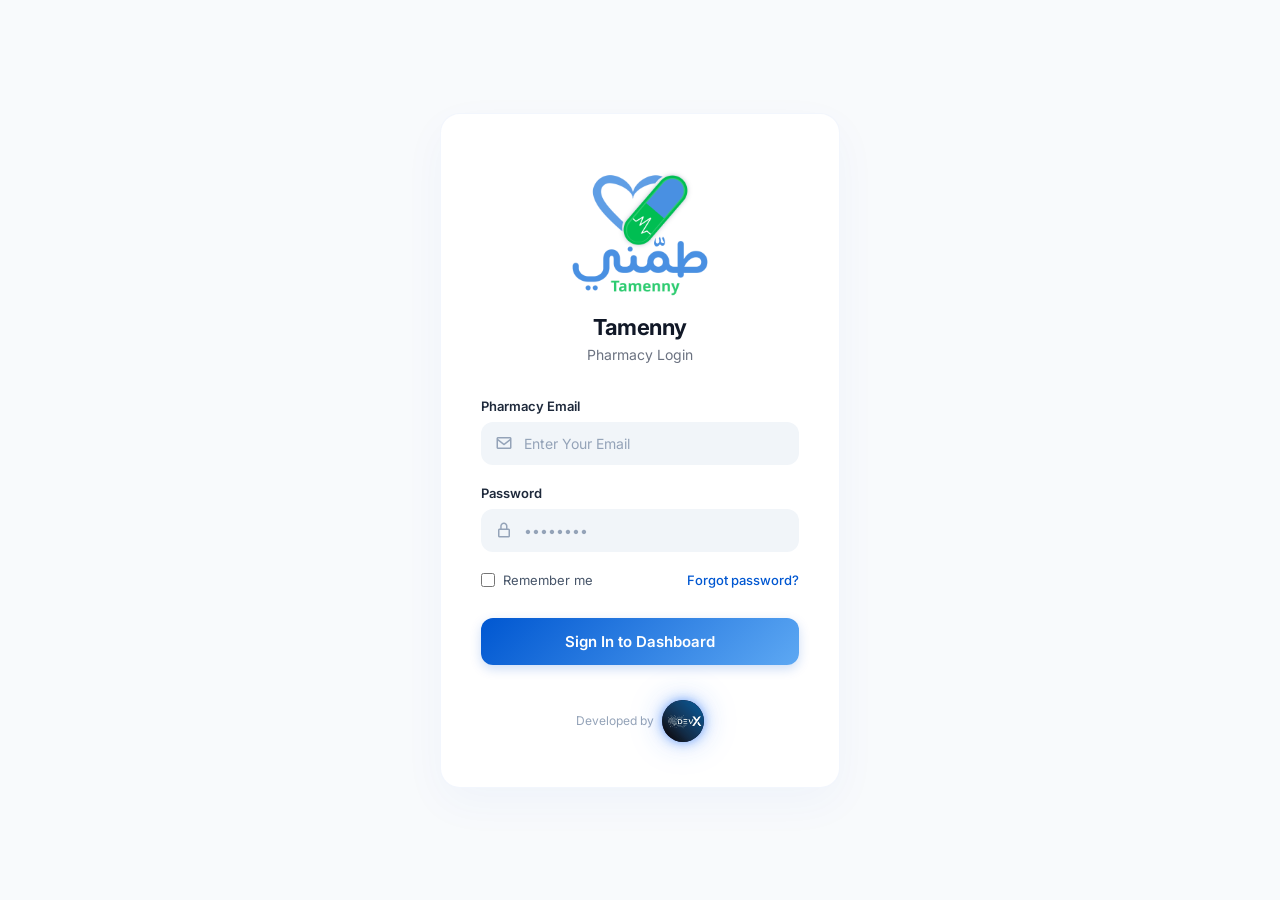
<file: login.html>
<!DOCTYPE html>
<html lang="en">

<head>
    <meta charset="UTF-8">
    <meta name="viewport" content="width=device-width, initial-scale=1.0">
    <title>Pharmacies Login - Tamenny</title>
    <!-- Google Fonts -->
    <link rel="preconnect" href="https://fonts.googleapis.com">
    <link rel="preconnect" href="https://fonts.gstatic.com" crossorigin>
    <link href="https://fonts.googleapis.com/css2?family=Inter:wght@300;400;500;600;700&display=swap" rel="stylesheet">
    <!-- Boxicons -->
    <link href='https://unpkg.com/boxicons@2.1.4/css/boxicons.min.css' rel='stylesheet'>
    <!-- Login Specific CSS -->
    <link rel="stylesheet" href="css/login.css">
</head>

<body class="login-body">
    <div class="login-container">
        <div class="login-card">
            <!-- Logo Icon -->
            <div class="login-logo-icon">
                <img src="WhatsApp%20Image%202026-04-24%20at%204.15.34%20PM.jpeg" alt="Pharma Care Logo">
            </div>

            <!-- Header Text -->
            <h2 class="login-title">Tamenny</h2>
            <p class="login-subtitle">Pharmacy Login</p>

            <!-- Login Form -->
            <form id="login-form" class="login-form" onsubmit="handleLogin(event)">
                <div class="input-group">
                    <label>Pharmacy Email</label>
                    <div class="input-wrapper">
                        <i class='bx bx-envelope'></i>
                        <input type="email" id="login-email" placeholder="Enter Your Email" required>
                    </div>
                </div>

                <div class="input-group">
                    <label>Password</label>
                    <div class="input-wrapper">
                        <i class='bx bx-lock-alt'></i>
                        <input type="password" id="login-password" placeholder="••••••••" required>
                    </div>
                </div>

                <div class="login-options">
                    <label class="remember-me">
                        <input type="checkbox">
                        <span>Remember me</span>
                    </label>
                    <a href="#" class="forgot-password">Forgot password?</a>
                </div>

                <button type="submit" class="btn-login">Sign In to Dashboard</button>
            </form>

            <div class="login-footer">
                <span>Developed by</span>
                <a href="https://devsmartx.com" target="_blank" rel="noopener" class="devx-link">
                    <img src="devx_logo.jpeg" alt="DevX" class="devx-logo">
                </a>
            </div>
        </div>
    </div>

    <!-- API Config (must be first) -->
    <script src="js/api/config.js"></script>
    <!-- Auth API Helper -->
    <script src="js/api/auth.js"></script>
    <script>
        // Firebase Identity Toolkit REST API (no SDK needed)
        const FIREBASE_API_KEY = 'AIzaSyCXMY-UDoD36xHZEpBUxstflXHzkA2EAe8';
        const FIREBASE_LOGIN_URL = `https://identitytoolkit.googleapis.com/v1/accounts:signInWithPassword?key=${FIREBASE_API_KEY}`;

        async function handleLogin(event) {
            event.preventDefault();
            const email = document.getElementById('login-email').value;
            const password = document.getElementById('login-password').value;
            const btn = event.target.querySelector('button');

            btn.disabled = true;
            btn.textContent = 'Signing in...';

            try {
                // Step 1: Authenticate with Firebase via REST API
                const firebaseRes = await fetch(FIREBASE_LOGIN_URL, {
                    method: 'POST',
                    headers: { 'Content-Type': 'application/json' },
                    body: JSON.stringify({ email, password, returnSecureToken: true })
                });

                const firebaseData = await firebaseRes.json();

                if (!firebaseRes.ok) {
                    const msg = firebaseData?.error?.message || 'Authentication failed';
                    throw new Error(msg);
                }

                const token = firebaseData.idToken;
                if (!token) throw new Error('No token received from Firebase.');

                // Step 2: Sync with Backend
                const syncResult = await apiSyncUser(token, {
                    email: firebaseData.email,
                    name: firebaseData.displayName || 'Pharmacist',
                    displayName: firebaseData.displayName || 'Pharmacist',
                    phoneNumber: ''
                });

                if (syncResult.success) {
                    // Step 3: Store token & redirect
                    localStorage.setItem('firebase_token', token);
                    localStorage.setItem('user_info', JSON.stringify(syncResult.data));
                    window.location.href = 'index.html';
                } else {
                    const errMsg = syncResult.error || syncResult.message || 'Unknown backend error';
                    alert('Backend Sync Failed: ' + errMsg);
                }

            } catch (error) {
                console.error('Login Error:', error);

                let friendlyMsg = 'Login failed. Please check your credentials.';
                if (error.message.includes('EMAIL_NOT_FOUND') || error.message.includes('INVALID_LOGIN_CREDENTIALS')) {
                    friendlyMsg = 'Email not found or invalid credentials.';
                } else if (error.message.includes('INVALID_PASSWORD')) {
                    friendlyMsg = 'Incorrect password.';
                } else if (error.message.includes('USER_DISABLED')) {
                    friendlyMsg = 'This account has been disabled.';
                } else if (error.message.includes('TOO_MANY_ATTEMPTS_TRY_LATER')) {
                    friendlyMsg = 'Too many failed attempts. Please try again later.';
                }

                alert(friendlyMsg);
            } finally {
                btn.disabled = false;
                btn.textContent = 'Sign In to Dashboard';
            }
        }
    </script>
</body>

</html>
</file>
<file: css/login.css>
/* ==========================================================================
   Login Page Styles
   Pharma Care - Pharmacy Login
   ========================================================================== */
* {
    margin: 0;
    padding: 0;
    box-sizing: border-box;
    font-family: 'Inter', sans-serif;
}

body.login-body {
    background-color: #F8FAFC;
    display: flex;
    align-items: center;
    justify-content: center;
    min-height: 100vh;
}

.login-container {
    width: 100%;
    max-width: 440px;
    padding: 20px;
}

.login-card {
    background: #FFFFFF;
    border-radius: 20px;
    padding: 45px 40px;
    box-shadow: 0 15px 45px rgba(0, 87, 209, 0.04);
    text-align: center;
    border: 1px solid rgba(0, 87, 209, 0.05);
}

.login-logo-icon {
    width: 140px;
    height: auto;
    background: transparent;
    border-radius: 15px;
    display: flex;
    align-items: center;
    justify-content: center;
    margin: 0 auto 15px auto;
    overflow: hidden;
}

.login-logo-icon img {
    width: 100%;
    height: 100%;
    object-fit: contain;
}

.login-logo-icon i {
    font-size: 32px;
    color: #FFFFFF;
}

.login-title {
    font-size: 22px;
    font-weight: 700;
    color: #111827;
    margin-bottom: 6px;
    letter-spacing: -0.5px;
}

.login-subtitle {
    font-size: 14px;
    color: #6B7280;
    margin-bottom: 35px;
}

.login-form {
    text-align: left;
}

.input-group {
    margin-bottom: 20px;
}

.input-group label {
    display: block;
    font-size: 13px;
    font-weight: 600;
    color: #1E293B;
    margin-bottom: 8px;
}

.input-wrapper {
    position: relative;
    display: flex;
    align-items: center;
}

.input-wrapper i {
    position: absolute;
    left: 14px;
    color: #94A3B8;
    font-size: 18px;
}

.input-wrapper input {
    width: 100%;
    padding: 12px 14px 12px 42px;
    border: 1px solid transparent;
    border-radius: 12px;
    font-size: 14px;
    color: #0F172A;
    background: #F1F5F9;
    transition: all 0.2s;
    outline: none;
}

.input-wrapper input:focus {
    background: #FFFFFF;
    border: 1px solid #0057d1;
    box-shadow: 0 0 0 3px rgba(0, 87, 209, 0.1);
}

.input-wrapper input::placeholder {
    color: #94A3B8;
}

.login-options {
    display: flex;
    justify-content: space-between;
    align-items: center;
    margin-bottom: 30px;
}

.remember-me {
    display: flex;
    align-items: center;
    gap: 8px;
    font-size: 13px;
    color: #475569;
    cursor: pointer;
}

.remember-me input {
    width: 14px;
    height: 14px;
    border-radius: 4px;
    border: 1px solid #CBD5E1;
    accent-color: #0057d1;
    cursor: pointer;
}

.forgot-password {
    font-size: 13px;
    color: #0057d1;
    text-decoration: none;
    font-weight: 500;
}

.forgot-password:hover {
    text-decoration: underline;
}

.btn-login {
    width: 100%;
    padding: 14px;
    background: linear-gradient(135deg, #0057d1, #5DA8F3);
    color: #FFFFFF;
    border: none;
    border-radius: 12px;
    font-size: 15px;
    font-weight: 600;
    cursor: pointer;
    transition: all 0.3s;
    box-shadow: 0 4px 12px rgba(0, 87, 209, 0.2);
}

.btn-login:hover {
    transform: translateY(-2px);
    box-shadow: 0 6px 15px rgba(0, 87, 209, 0.3);
}

.btn-login:active {
    transform: translateY(0);
}

.login-footer {
    margin-top: 35px;
    font-size: 12px;
    color: #94A3B8;
    display: flex;
    align-items: center;
    justify-content: center;
    gap: 8px;
}

.devx-link {
    display: inline-flex;
    align-items: center;
    justify-content: center;
    text-decoration: none;
    width: 42px;
    height: 42px;
    border-radius: 50%;
    background: #0d1b3e;
    box-shadow: 0 0 10px rgba(59, 130, 246, 0.6),
                0 0 22px rgba(59, 130, 246, 0.35),
                0 0 40px rgba(59, 130, 246, 0.15);
    transition: box-shadow 0.3s ease, transform 0.2s ease;
    overflow: hidden;
}

.devx-link:hover {
    box-shadow: 0 0 14px rgba(59, 130, 246, 0.9),
                0 0 30px rgba(59, 130, 246, 0.55),
                0 0 55px rgba(59, 130, 246, 0.25);
    transform: scale(1.08);
}

.devx-logo {
    width: 100%;
    height: 100%;
    object-fit: cover;
    border-radius: 50%;
}
</file>
